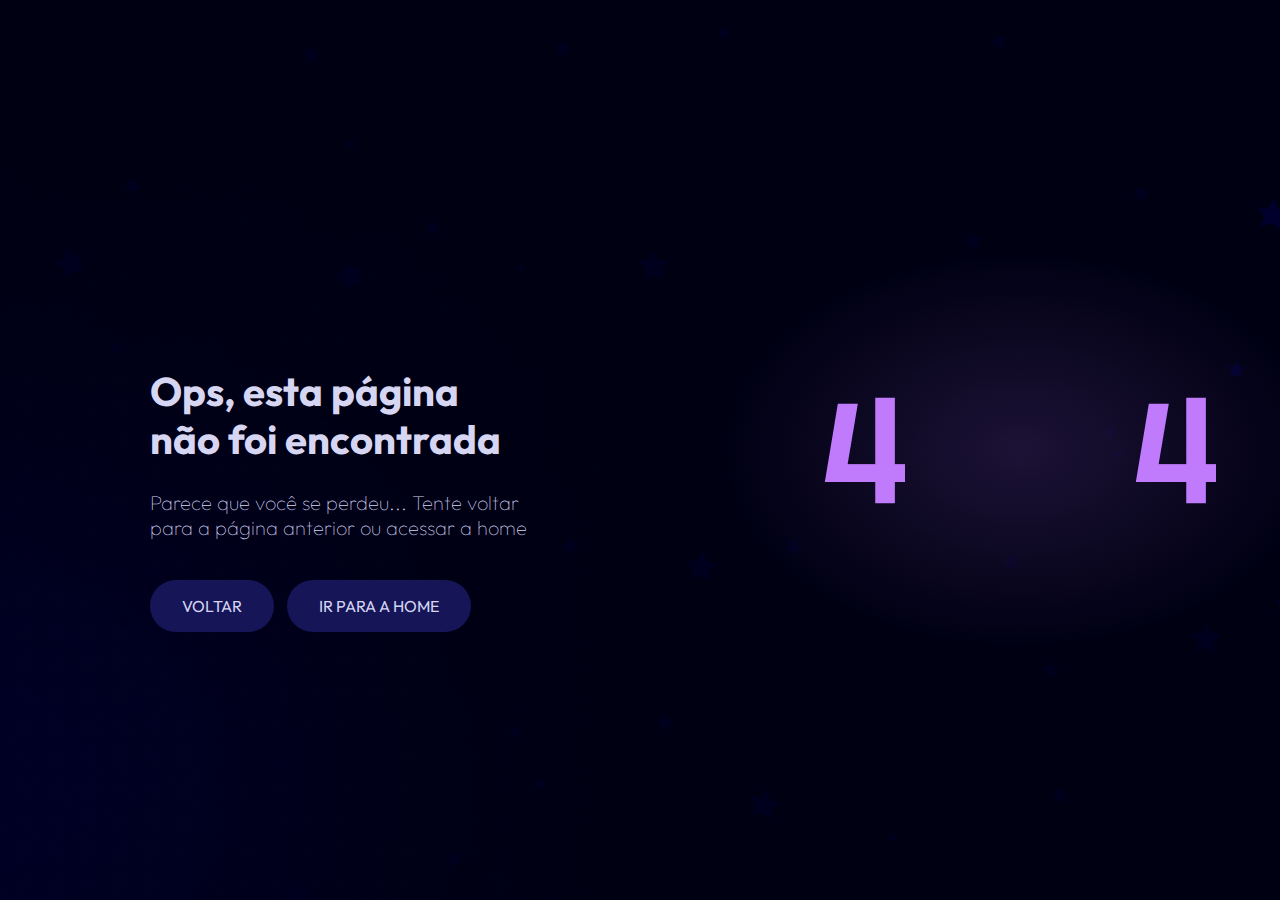
<file: D1/index.html>
<!DOCTYPE html>
<html lang="en">
  <head>
    <meta charset="UTF-8" />
    <meta name="viewport" content="width=device-width, initial-scale=1.0" />
    <title>Erro</title>
    <link rel="preconnect" href="https://fonts.googleapis.com">
    <link rel="preconnect" href="https://fonts.gstatic.com" crossorigin>
    <link href="https://fonts.googleapis.com/css2?family=Outfit:wght@100;300;500;700&family=Roboto:wght@700&display=swap" rel="stylesheet">
    <link rel="stylesheet" href="D1-style.css" />
  </head>
  <body>
    
    <main>
      <div class="conteudo">
        <h1>Ops, esta página não foi encontrada</h1>
        <p>
          Parece que você se perdeu... Tente voltar para a página anterior ou
          acessar a home
        </p>
        <button>voltar</button>
        <button>ir para a home</button>
    </div>

    <figure class="imagem">   
        <img src="4.png" alt="Numero 4" />
        <iframe src="https://lottie.host/?file=ab7a5c4d-d0de-4877-be5e-8cffedab2bf1/f7kJBYBWYz.json"></iframe>
        <img src="4.png" alt="Numero 4" />
    </figure>

    </main>
  </body>
</html>
</file>
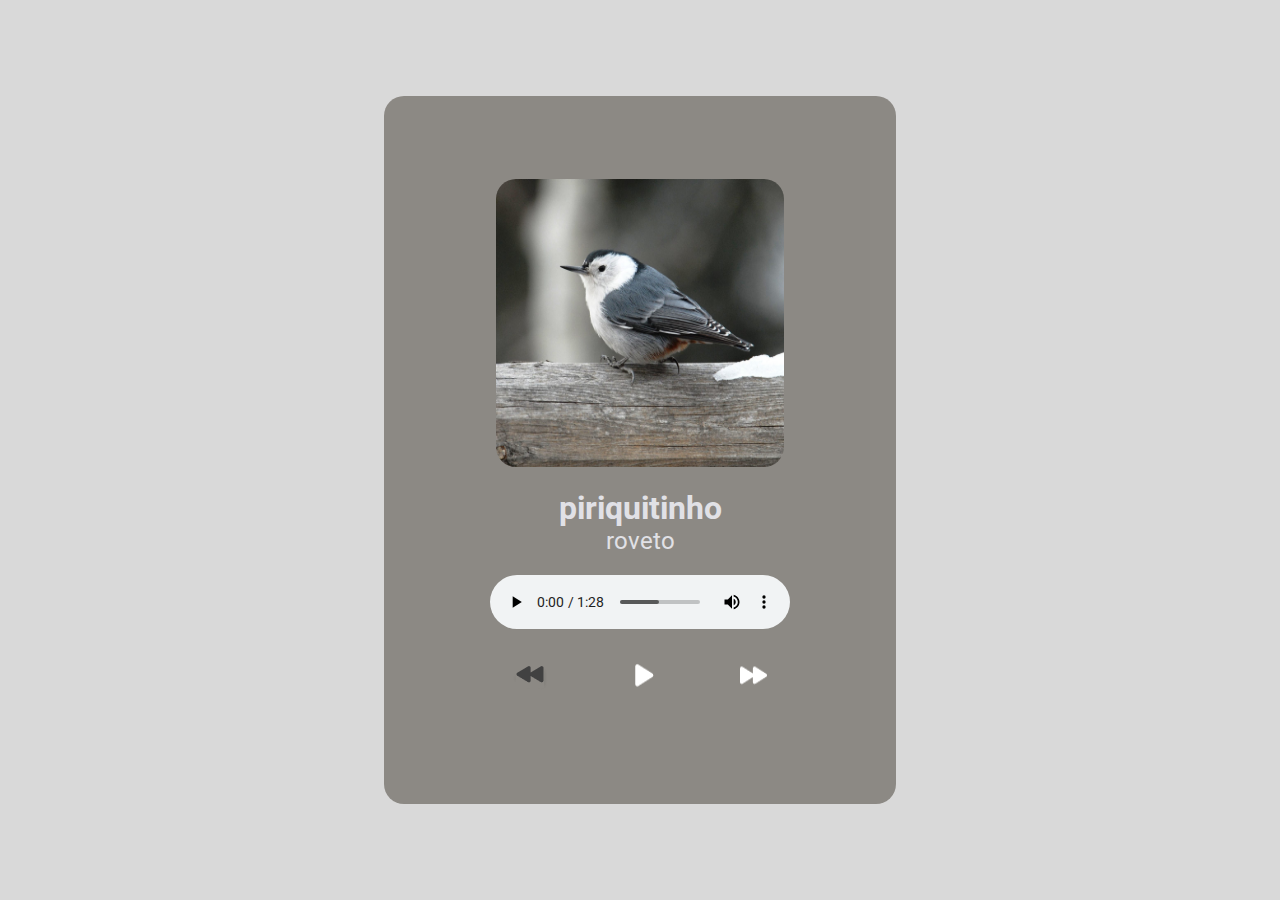
<file: D2/index.html>
<!DOCTYPE html>
<html lang="en">
<head>
    <meta charset="UTF-8">
    <meta name="viewport" content="width=device-width, initial-scale=1.0">
    <title>Document</title>
    <link rel="preconnect" href="https://fonts.googleapis.com">
    <link rel="preconnect" href="https://fonts.gstatic.com" crossorigin>
    <link href="https://fonts.googleapis.com/css2?family=Roboto:wght@100;300;400;500;700;900&family=Titillium+Web:ital,wght@0,200;0,300;0,400;0,600;0,700;1,200&display=swap" rel="stylesheet">
    <link rel="stylesheet" href="D2-app.css">
</head>
<body>
    <div class="container">
        <img class="capa" src="">
        <div class="legenda">
            <h1 class="nomeMusica"></h1>
            <h2 class="autorMusica"></h2>
        </div>
        <audio src="" class="musica" controls ></audio>
        <div class="botões">
            <img src="play-back (2).png" class="back">
            <img src="play.png" class="playPause">
            <img src="play-forward.png" class="next">
        </div>
    </div>
    <script src="D2-script.js"></script>
</body>
</html>
</file>
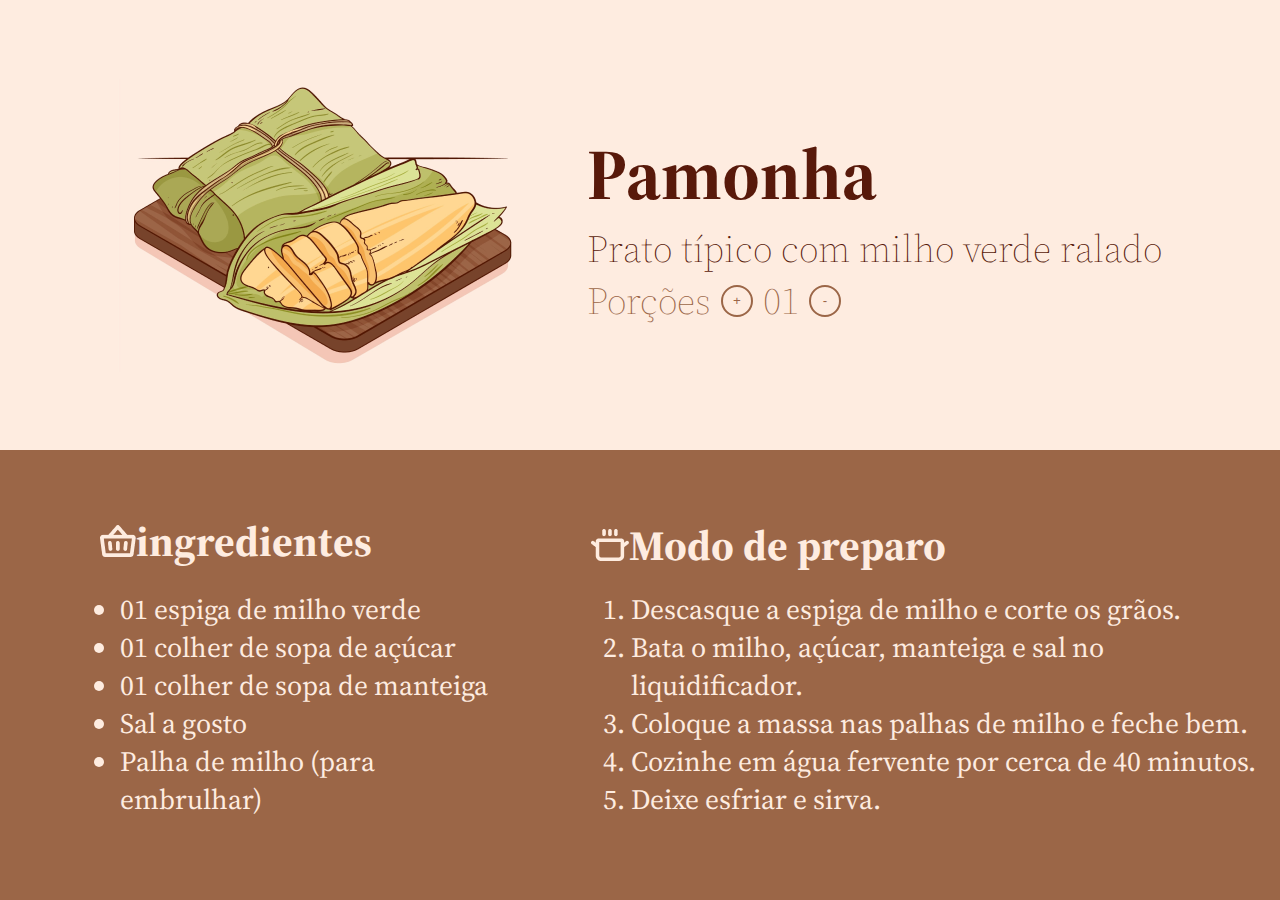
<file: D3/index.html>
<!DOCTYPE html>
<html lang="en">
<head>
    <meta charset="UTF-8">
    <meta name="viewport" content="width=device-width, initial-scale=1.0">
    <title>Festa Junina</title>
    <link rel="stylesheet" href="D3-style.css">
    <link rel="preconnect" href="https://fonts.googleapis.com">
    <link rel="preconnect" href="https://fonts.gstatic.com" crossorigin>
    <link href="https://fonts.googleapis.com/css2?family=Source+Serif+4:opsz,wght@8..60,400;8..60,700&display=swap" rel="stylesheet">
</head>
<body>
    <div class="cima">
        <section class="conteudo_cima">
            <img src="pamonha.png" alt="pamonha">
            <div class="texto_pamonha">
                <h1>Pamonha</h1>
                <p>Prato típico com milho verde ralado</p>
                <div class="porções">
                    <p>Porções</p>
                    <button class="botao_mais">+</button>
                    <p class="valor_porção">01</p>
                    <button class="botao_menos">-</button>
                </div>
            </div>
        </section>            
        </div>
    </div>
    
    <div class="baixo">
        <section class="conteudo_baixo">
            <div class="conteudo_esquerda">
                <div class="titulo">
                    <img src="ingredientes.png" alt="">
                    <h2>ingredientes</h2>
                </div>
                <ul>
                    <li><span class="quantidade">01</span> <span class="pluralSingularEspiga">espiga</span> de milho verde</li>
                    <li><span class="quantidade">01</span> <span class="pluralSingularColher">colher</span> de sopa de açúcar</li>
                    <li><span class="quantidade">01</span> <span class="pluralSingularColher">colher</span> de sopa de manteiga</li>
                    <li>Sal a gosto</li>
                    <li>Palha de milho (para embrulhar)</li>
                </ul>
            </div>
            <div class="conteudo_direita">
                <div class="titulo">
                    <img src="preparo.png" alt="">
                    <h2>Modo de preparo</h2>
                </div>
                <ol>
                    <li>Descasque a espiga de milho e corte os grãos.</li>
                    <li>Bata o milho, açúcar, manteiga e sal no liquidificador.</li>
                    <li>Coloque a massa nas palhas de milho e feche bem.</li>
                    <li>Cozinhe em água fervente por cerca de 40 minutos.</li>
                    <li>Deixe esfriar e sirva.</li>
                </ol>
            </div>
        </section>
    </div>
    <script src="D3-script.js"></script>

</body>
</html>
</file>
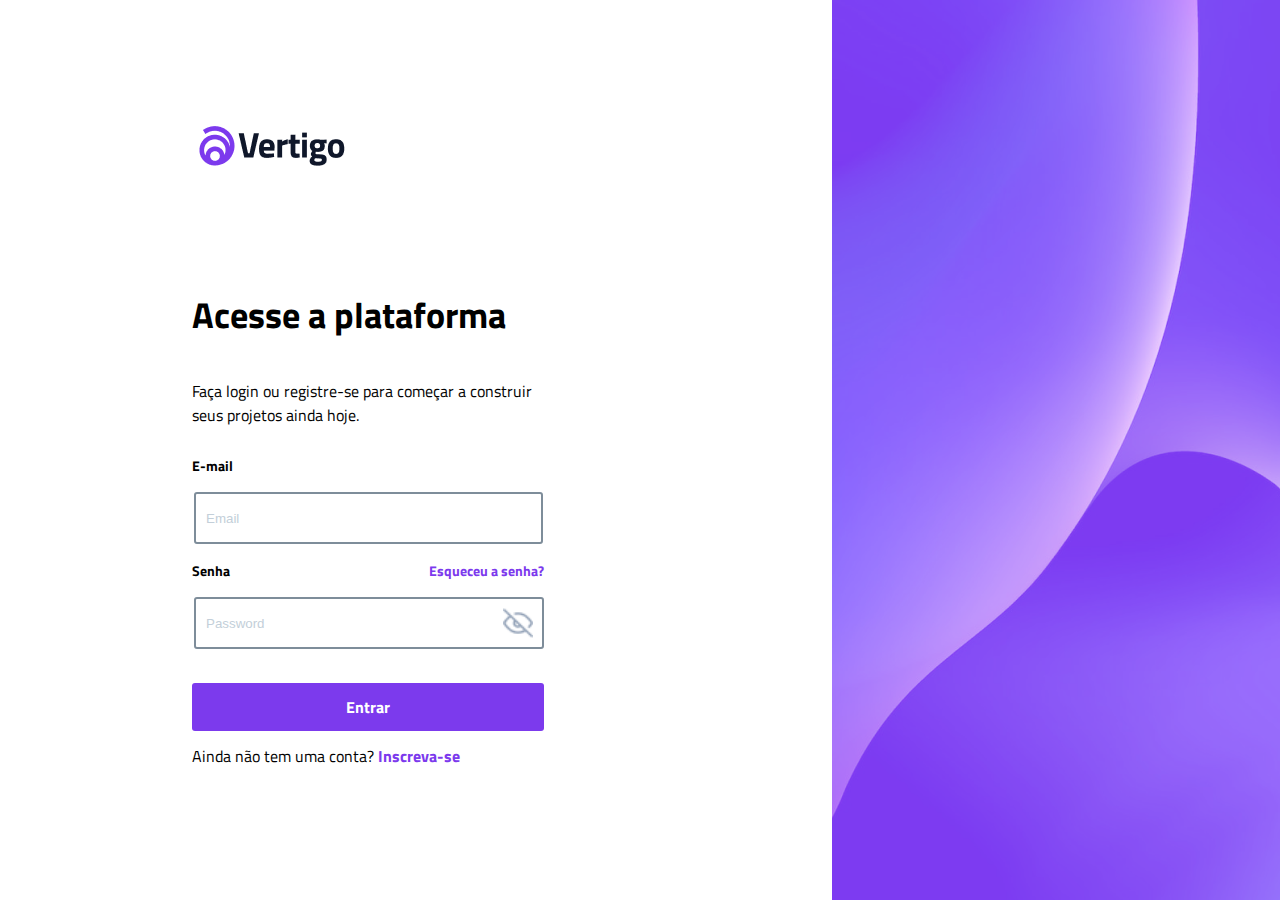
<file: D4/index.html>
<!DOCTYPE html>
<html lang="en">
  <head>
    <meta charset="UTF-8" />
    <meta name="viewport" content="width=device-width, initial-scale=1.0" />
    <title>Document</title>
    <link rel="preconnect" href="https://fonts.googleapis.com">
    <link rel="preconnect" href="https://fonts.gstatic.com" crossorigin>
    <link href="https://fonts.googleapis.com/css2?family=Titillium+Web:ital,wght@0,200;0,300;0,400;0,600;0,700;1,200&display=swap" rel="stylesheet">
    <link rel="stylesheet" href="D4-app.css">
</head>
  <body>
    <div class="metade1">
      <div class="logo">
        <img src="logo.png" alt="logo" />
      </div>

      <div class="infos">
        <div class="text">
          <h1>Acesse a plataforma</h1>
          <h2>
            Faça login ou registre-se para começar a construir seus projetos
            ainda hoje.
          </h2>
        </div>

        <form action="D4-pos_login.html" class="info">
          <div class="inputs">
            <div class="emailnputs">
            <h3>E-mail</h3>
            <input
              class="username"
              type="text"
              name="Username"
              placeholder="Email"
            />
        </div>
            <div class="senhaInputs">
                <div class="senhaEsqueceu">
                    <h3>Senha</h3>
                    <a><h3>Esqueceu a senha?</h3></a>
                </div>
            <div class="senha_container">
            <input
              class="password"
              type="password"
              name="password"
              placeholder="Password"
            />
            <img src="eye-off.png" class="verSenha">
            </div>
          </div>
        </div>
          <button>Entrar</button>
        </form>
        <h2>Ainda não tem uma conta? <a id="insc">Inscreva-se</a></h2>
      </div>
    </div>

    <div class="metade2"></div>
    <script src="D4-script.js"></script>
  </body>
</html>
</file>
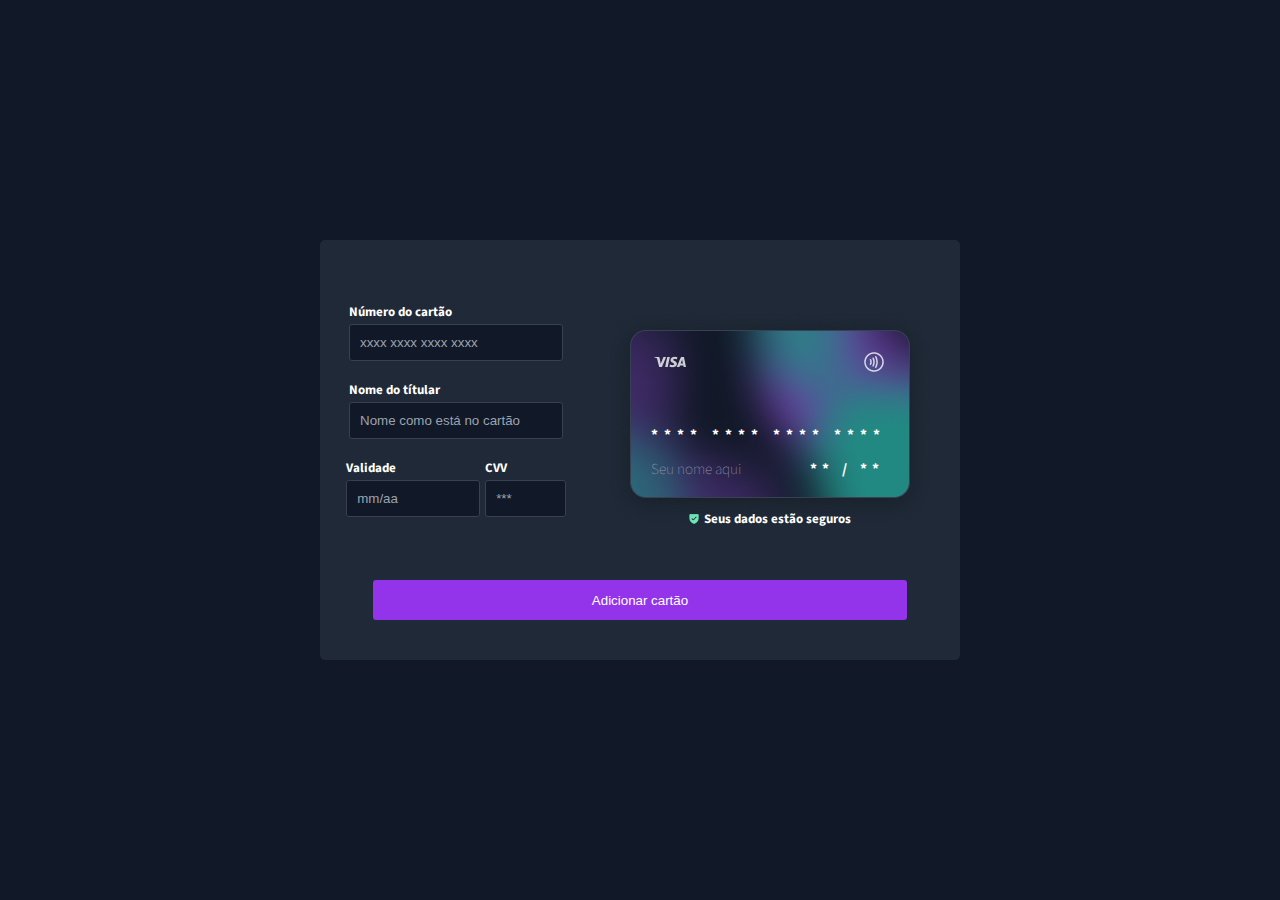
<file: D5/index.html>
<!DOCTYPE html>
<html lang="en">
<head>
    <meta charset="UTF-8">
    <meta name="viewport" content="width=device-width, initial-scale=1.0">
    <title>Document</title>
    <link rel="stylesheet" href="D5-app.css">
    <link rel="preconnect" href="https://fonts.googleapis.com">
    <link rel="preconnect" href="https://fonts.gstatic.com" crossorigin>
    <link href="https://fonts.googleapis.com/css2?family=Source+Sans+3:wght@400;500;600;700&display=swap" rel="stylesheet">
</head>
<body>
    <form action="D5-cartao_adicionado.html" class="container">
        <div class="card_all">
            <div class="info">
                <div class="cardNumber">
                    <h1>Número do cartão</h1>
                    <input
                    class="input_num"
                    type="text"
                    inputmode="numeric"
                    autocomplete="cc-number"
                    maxlength="16"
                    placeholder="xxxx xxxx xxxx xxxx"
                    />
                </div>
                <div class = titularName>
                    <h1>Nome do títular</h1>
                    <input class="input_nome" 
                    type="text" 
                    placeholder="Nome como está no cartão"
                    maxlength="26"
                    />
                </div>
                <div class = validadeCVV>
                    <div class="expire">
                        <h1>Validade</h1>
                        <input class="input_val"  
                        type="text" 
                        placeholder="mm/aa"
                        maxlength="4"
                        />
                    </div>
                    <div class="CVV">
                        <h1>CVV</h1>
                        <input class="input_cvv"
                         type="text" 
                         maxlength="3"
                         placeholder="***">
                    </div>
                </div>
            </div>
            <div class="card">
                <div class="card_inside">
                    <img src="cartao_front.png" id="card_png">
                    <h3 class="num_dinamicos"> ****  ****  ****  ****</h3>
                    <h3 class="nome_dinamico"> Seu nome aqui</h3>
                    <h3 class="val_dinamica"> ** / **</h3>
                    
                </div>
                <div class = "legenda"> 
                    <img src="check.png" id="check_png">
                    <h1>Seus dados estão seguros</h1>
                </div>
                
            </div>
        </div>
        <button>Adicionar cartão</button>
    </form>

    <script src="D5-script.js"></script>
</body>
</html>
</file>
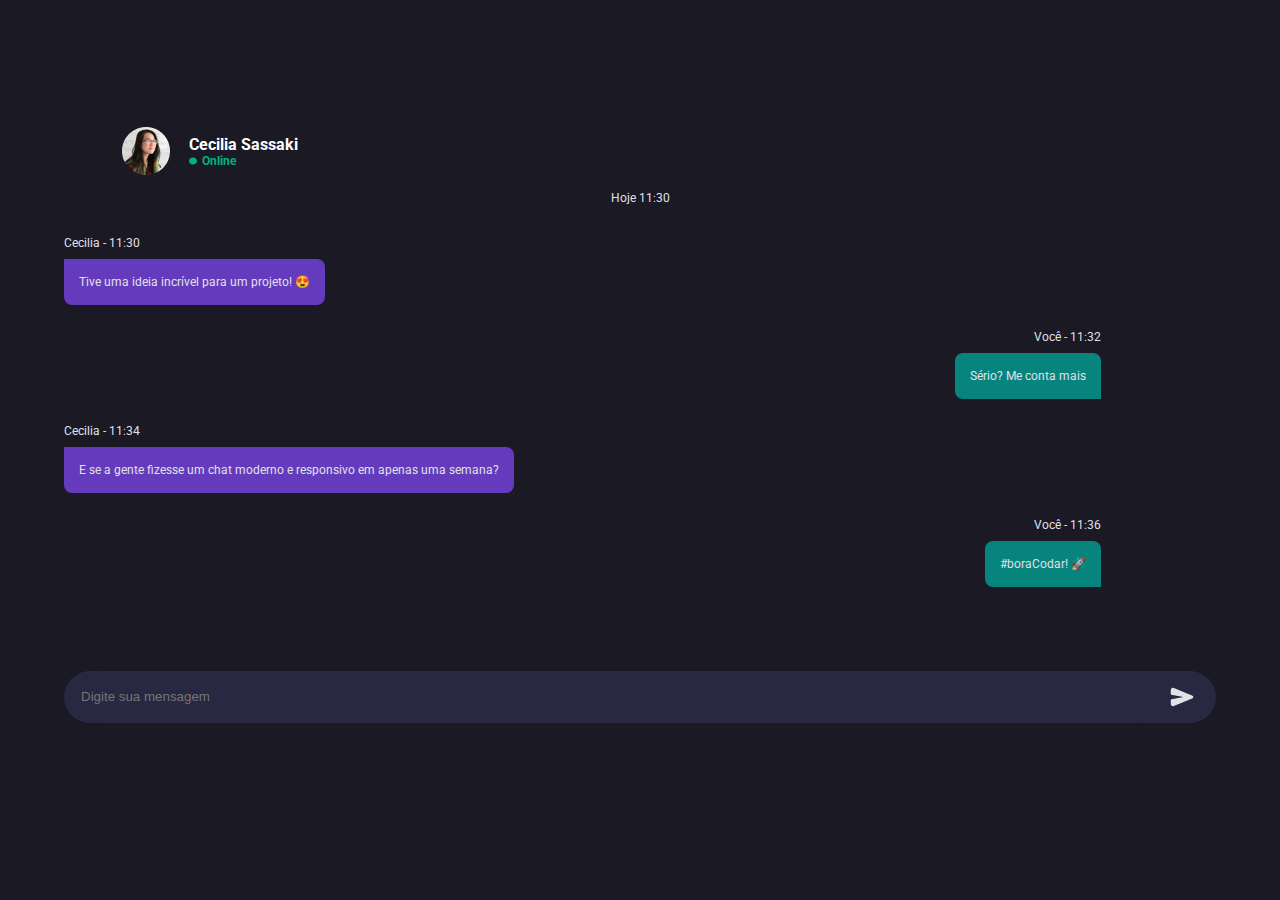
<file: D6/index.html>
<!DOCTYPE html>
<html lang="en">
<head>
    <meta charset="UTF-8">
    <meta name="viewport" content="width=device-width, initial-scale=1.0">
    <title>Document</title>
    <link rel="preconnect" href="https://fonts.googleapis.com">
    <link rel="preconnect" href="https://fonts.gstatic.com" crossorigin>
    <link href="https://fonts.googleapis.com/css2?family=Oswald:wght@200;300;400;500;600;700&family=Roboto:ital,wght@0,100;0,400;0,500;0,700;0,900;1,100;1,300&family=Source+Serif+4:opsz,wght@8..60,400;8..60,700&display=swap" rel="stylesheet">

    <link rel="stylesheet" href="D6-app.css">

</head>
<body>
    <header class="cabeçalho">
        <div class="perfil">
            <img src="Foto.png" alt="">
            <div class="nome-online">
                <h1 id="cecilia">Cecilia Sassaki</h1>
                <div class="online">
                    <img src="Ellipse 1.png" alt="">
                    <h2 id="online">Online</h2>
                </div>
            </div>
        </div>
    </header>


    <h4>Hoje 11:30</h3>
        <div class="chat-container">
        <div class="container-conversa-cecilia">
            <div class="conversa-cecilia">
                <h4 id="data">Cecilia - 11:30</h4>
                <div class="fala-cecilia">
                    <h4 id="conversa">Tive uma ideia incrível para um projeto! &#128525</h4>
                </div>
            </div>
        </div>

        <div class="container-conversa-você">
            <div class="conversa-você">
                <h4 id="data">Você - 11:32</h4>
                <div class="fala-você">
                    <h4 id="conversa">Sério? Me conta mais</h4>
                </div>
            </div>
        </div>

        <div class="container-conversa-cecilia">
            <div class="conversa-cecilia">
                <h4 id="data">Cecilia - 11:34</h4>
                <div class="fala-cecilia">
                    <h4 id="conversa">E se a gente fizesse um chat moderno e responsivo em apenas uma semana?</h4>
                </div>
            </div>
        </div>

        <div class="container-conversa-você">
            <div class="conversa-você">
                <h4 id="data">Você - 11:36</h4>
                <div class="fala-você">
                    <h4 id="conversa">#boraCodar! &#128640</h4>
                </div>
            </div>
        </div>
        
    </div>
    
    <div class="user-input">
        <input  class="input_text" type="text" placeholder="Digite sua mensagem">
        <div class = "botão-enviar">
            <img src="enviar.png" alt="">
        </div>
    </div>
<!-- </div> -->

    <script src="D6-script.js"></script>

</body>
</html>
</file>
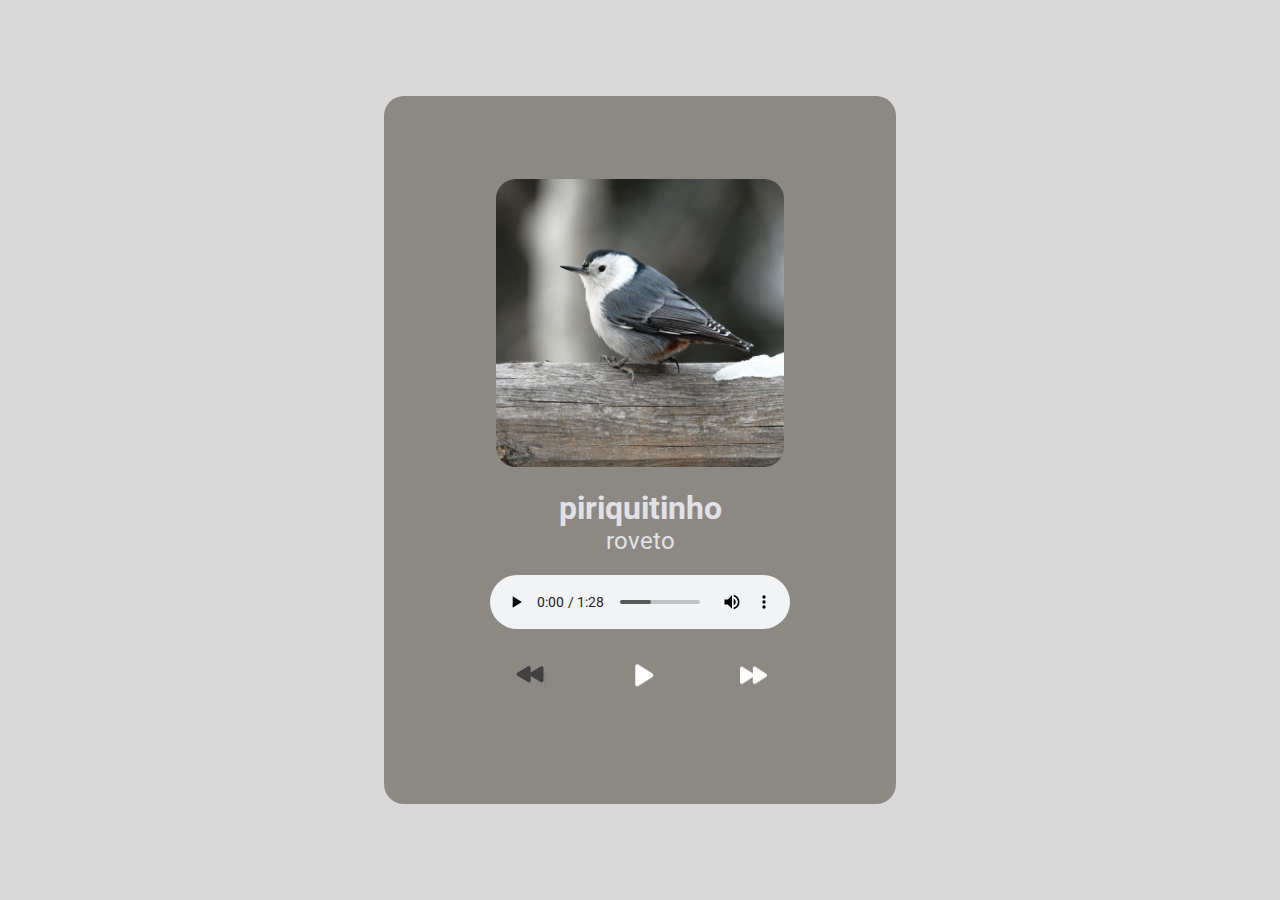
<file: D2/D2-index.html>
<!DOCTYPE html>
<html lang="en">
<head>
    <meta charset="UTF-8">
    <meta name="viewport" content="width=device-width, initial-scale=1.0">
    <title>Document</title>
    <link rel="preconnect" href="https://fonts.googleapis.com">
    <link rel="preconnect" href="https://fonts.gstatic.com" crossorigin>
    <link href="https://fonts.googleapis.com/css2?family=Roboto:wght@100;300;400;500;700;900&family=Titillium+Web:ital,wght@0,200;0,300;0,400;0,600;0,700;1,200&display=swap" rel="stylesheet">
    <link rel="stylesheet" href="D2-app.css">
</head>
<body>
    <div class="container">
        <img class="capa" src="">
        <div class="legenda">
            <h1 class="nomeMusica"></h1>
            <h2 class="autorMusica"></h2>
        </div>
        <audio src="" class="musica" controls ></audio>
        <div class="botões">
            <img src="play-back (2).png" class="back">
            <img src="play.png" class="playPause">
            <img src="play-forward.png" class="next">
        </div>
    </div>
    <script src="D2-script.js"></script>
</body>
</html>
</file>
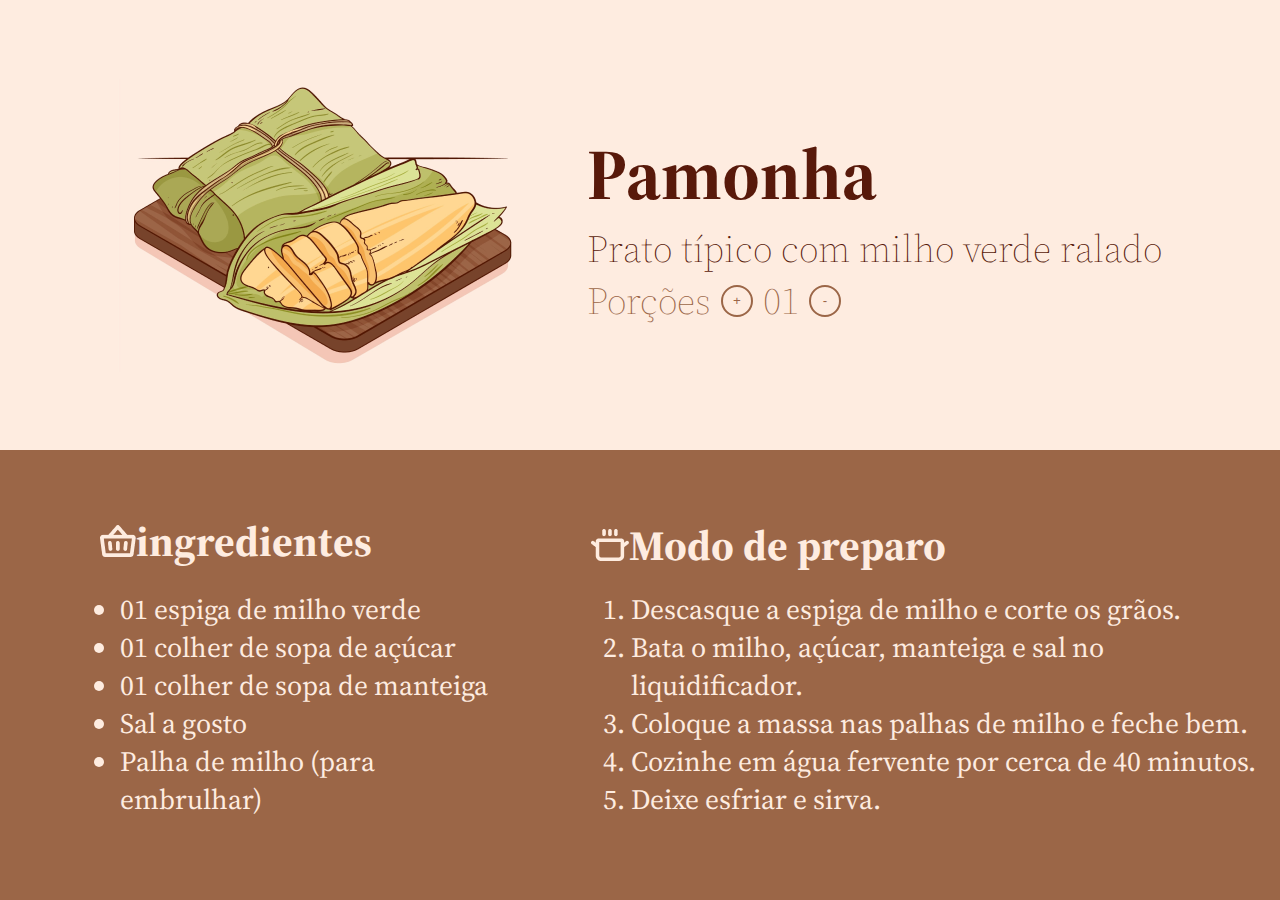
<file: D3/D3-index.html>
<!DOCTYPE html>
<html lang="en">
<head>
    <meta charset="UTF-8">
    <meta name="viewport" content="width=device-width, initial-scale=1.0">
    <title>Festa Junina</title>
    <link rel="stylesheet" href="D3-style.css">
    <link rel="preconnect" href="https://fonts.googleapis.com">
    <link rel="preconnect" href="https://fonts.gstatic.com" crossorigin>
    <link href="https://fonts.googleapis.com/css2?family=Source+Serif+4:opsz,wght@8..60,400;8..60,700&display=swap" rel="stylesheet">
</head>
<body>
    <div class="cima">
        <section class="conteudo_cima">
            <img src="pamonha.png" alt="pamonha">
            <div class="texto_pamonha">
                <h1>Pamonha</h1>
                <p>Prato típico com milho verde ralado</p>
                <div class="porções">
                    <p>Porções</p>
                    <button class="botao_mais">+</button>
                    <p class="valor_porção">01</p>
                    <button class="botao_menos">-</button>
                </div>
            </div>
        </section>            
        </div>
    </div>
    
    <div class="baixo">
        <section class="conteudo_baixo">
            <div class="conteudo_esquerda">
                <div class="titulo">
                    <img src="ingredientes.png" alt="">
                    <h2>ingredientes</h2>
                </div>
                <ul>
                    <li><span class="quantidade">01</span> <span class="pluralSingularEspiga">espiga</span> de milho verde</li>
                    <li><span class="quantidade">01</span> <span class="pluralSingularColher">colher</span> de sopa de açúcar</li>
                    <li><span class="quantidade">01</span> <span class="pluralSingularColher">colher</span> de sopa de manteiga</li>
                    <li>Sal a gosto</li>
                    <li>Palha de milho (para embrulhar)</li>
                </ul>
            </div>
            <div class="conteudo_direita">
                <div class="titulo">
                    <img src="preparo.png" alt="">
                    <h2>Modo de preparo</h2>
                </div>
                <ol>
                    <li>Descasque a espiga de milho e corte os grãos.</li>
                    <li>Bata o milho, açúcar, manteiga e sal no liquidificador.</li>
                    <li>Coloque a massa nas palhas de milho e feche bem.</li>
                    <li>Cozinhe em água fervente por cerca de 40 minutos.</li>
                    <li>Deixe esfriar e sirva.</li>
                </ol>
            </div>
        </section>
    </div>
    <script src="D3-script.js"></script>

</body>
</html>
</file>
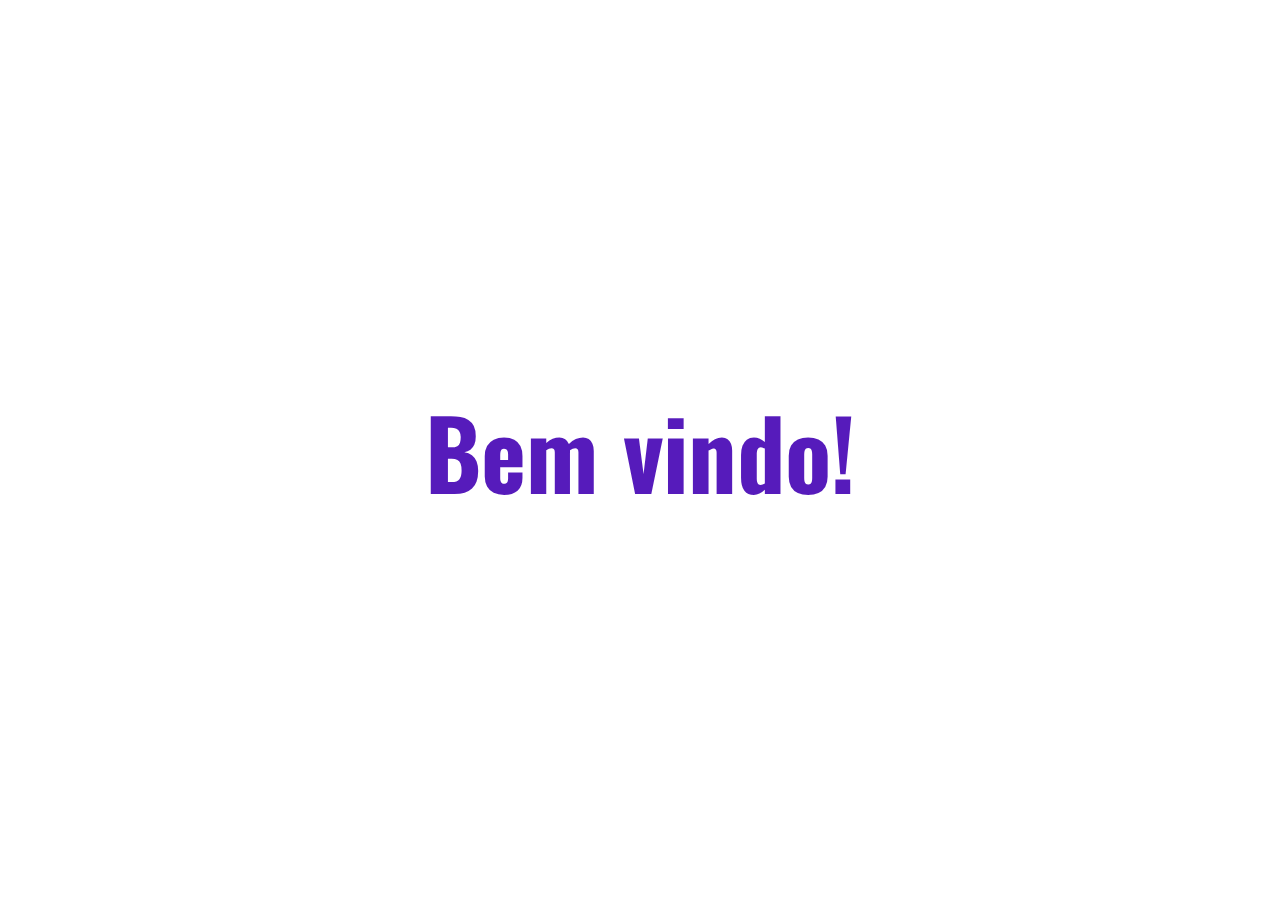
<file: D4/D4-pos_login.html>
<!DOCTYPE html>
<html lang="en">
<head>
    <meta charset="UTF-8">
    <meta name="viewport" content="width=device-width, initial-scale=1.0">
    <title>Document</title>
    <link rel="stylesheet" href="D4-app2.css">
    <link rel="preconnect" href="https://fonts.googleapis.com">
    <link rel="preconnect" href="https://fonts.gstatic.com" crossorigin>
    <link href="https://fonts.googleapis.com/css2?family=Oswald:wght@200;300;400;500;600;700&family=Source+Serif+4:opsz,wght@8..60,400;8..60,700&display=swap" rel="stylesheet">

</head>

<body>
    <h1>Bem vindo!</h1>
</body>
</html>
</file>
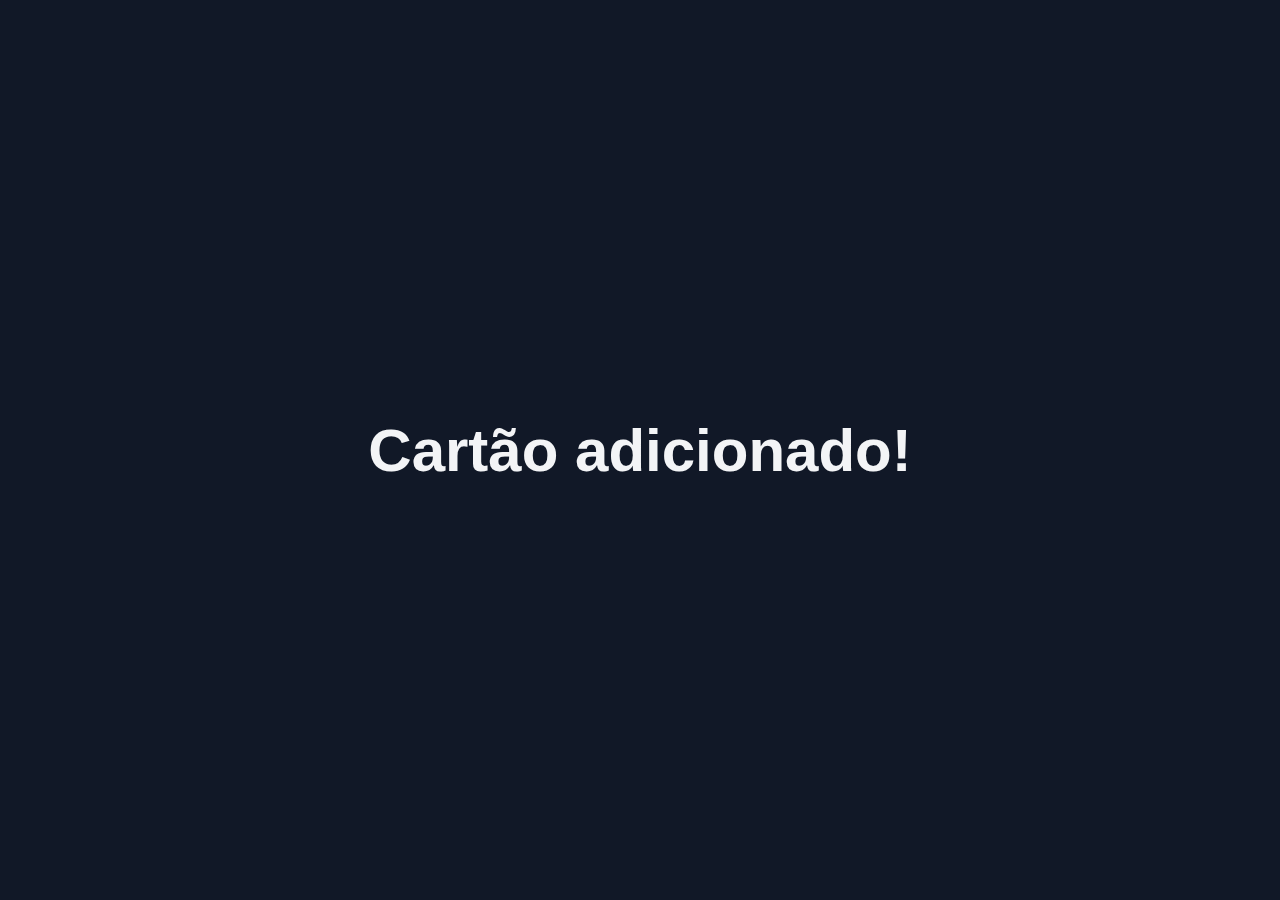
<file: D5/D5-cartao_adicionado.html>
<!DOCTYPE html>
<html lang="en">
<head>
    <meta charset="UTF-8">
    <meta name="viewport" content="width=device-width, initial-scale=1.0">
    <title>Document</title>
    <link rel="stylesheet" href="D5-app2.css">
</head>
<body>
    <h1>Cartão adicionado!</h1>
    
</body>
</html>
</file>
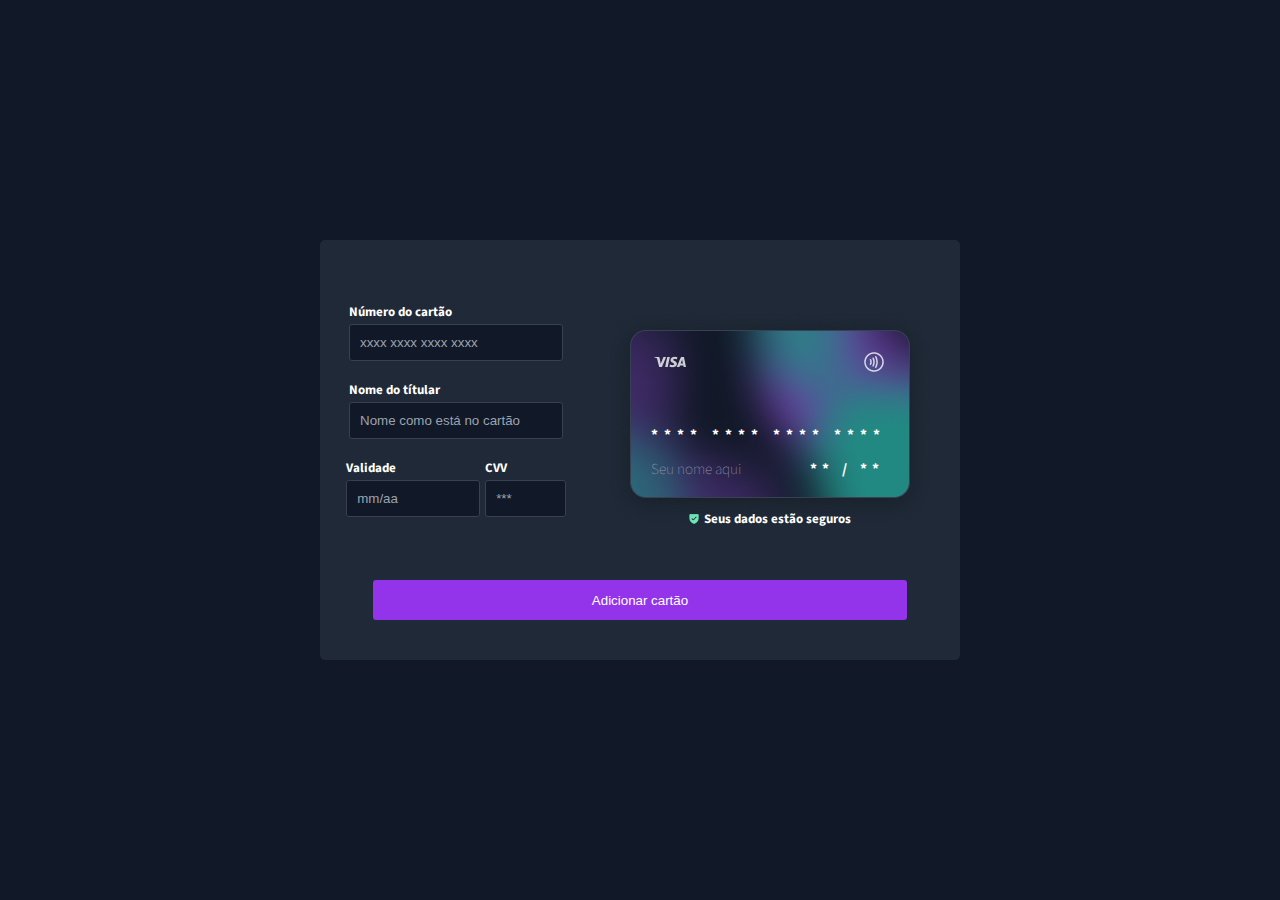
<file: D5/D5-index.html>
<!DOCTYPE html>
<html lang="en">
<head>
    <meta charset="UTF-8">
    <meta name="viewport" content="width=device-width, initial-scale=1.0">
    <title>Document</title>
    <link rel="stylesheet" href="D5-app.css">
    <link rel="preconnect" href="https://fonts.googleapis.com">
    <link rel="preconnect" href="https://fonts.gstatic.com" crossorigin>
    <link href="https://fonts.googleapis.com/css2?family=Source+Sans+3:wght@400;500;600;700&display=swap" rel="stylesheet">
</head>
<body>
    <form action="D5-cartao_adicionado.html" class="container">
        <div class="card_all">
            <div class="info">
                <div class="cardNumber">
                    <h1>Número do cartão</h1>
                    <input
                    class="input_num"
                    type="text"
                    inputmode="numeric"
                    autocomplete="cc-number"
                    maxlength="16"
                    placeholder="xxxx xxxx xxxx xxxx"
                    />
                </div>
                <div class = titularName>
                    <h1>Nome do títular</h1>
                    <input class="input_nome" 
                    type="text" 
                    placeholder="Nome como está no cartão"
                    maxlength="26"
                    />
                </div>
                <div class = validadeCVV>
                    <div class="expire">
                        <h1>Validade</h1>
                        <input class="input_val"  
                        type="text" 
                        placeholder="mm/aa"
                        maxlength="4"
                        />
                    </div>
                    <div class="CVV">
                        <h1>CVV</h1>
                        <input class="input_cvv"
                         type="text" 
                         maxlength="3"
                         placeholder="***">
                    </div>
                </div>
            </div>
            <div class="card">
                <div class="card_inside">
                    <img src="cartao_front.png" id="card_png">
                    <h3 class="num_dinamicos"> ****  ****  ****  ****</h3>
                    <h3 class="nome_dinamico"> Seu nome aqui</h3>
                    <h3 class="val_dinamica"> ** / **</h3>
                    
                </div>
                <div class = "legenda"> 
                    <img src="check.png" id="check_png">
                    <h1>Seus dados estão seguros</h1>
                </div>
                
            </div>
        </div>
        <button>Adicionar cartão</button>
    </form>

    <script src="D5-script.js"></script>
</body>
</html>
</file>
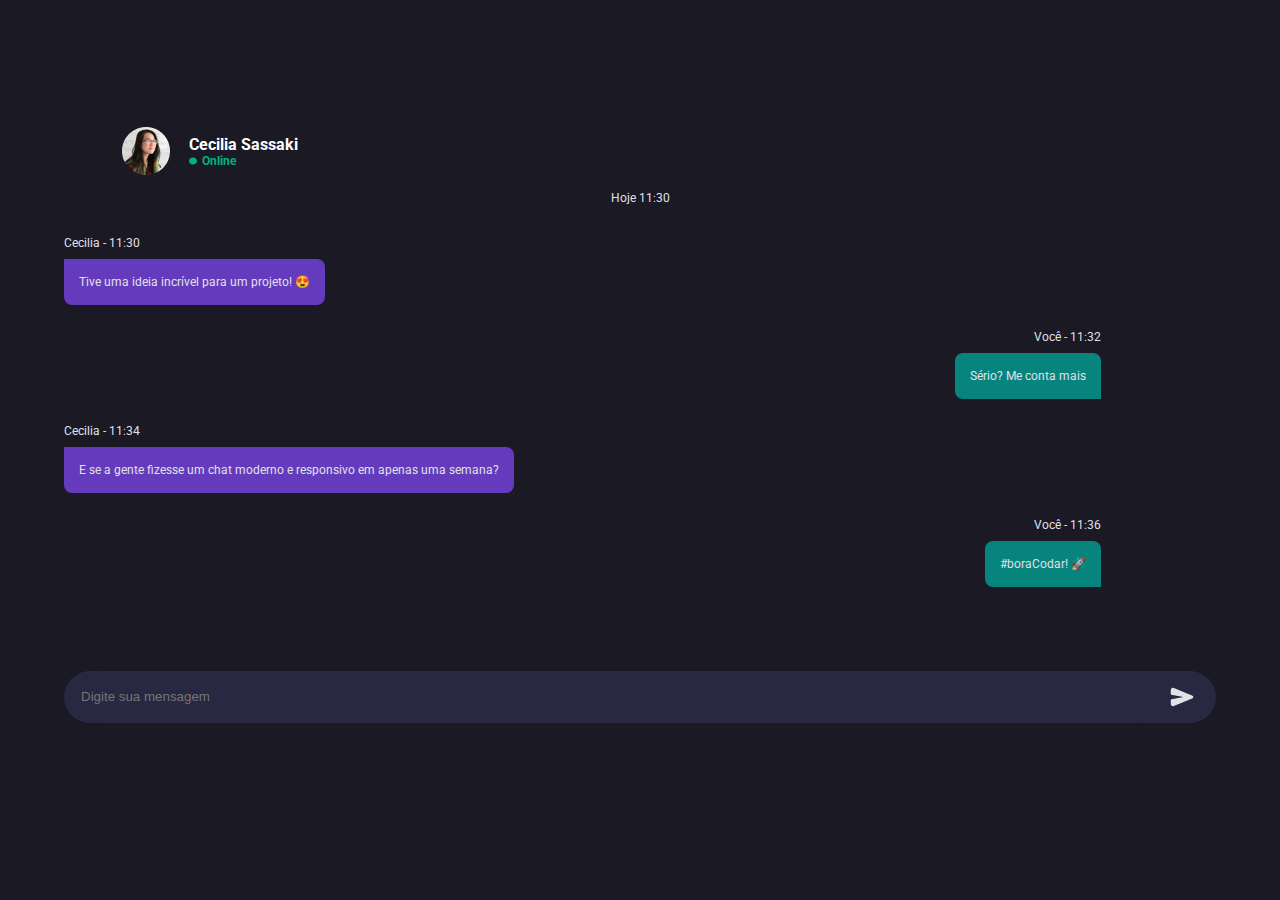
<file: D6/D6-index.html>
<!DOCTYPE html>
<html lang="en">
<head>
    <meta charset="UTF-8">
    <meta name="viewport" content="width=device-width, initial-scale=1.0">
    <title>Document</title>
    <link rel="preconnect" href="https://fonts.googleapis.com">
    <link rel="preconnect" href="https://fonts.gstatic.com" crossorigin>
    <link href="https://fonts.googleapis.com/css2?family=Oswald:wght@200;300;400;500;600;700&family=Roboto:ital,wght@0,100;0,400;0,500;0,700;0,900;1,100;1,300&family=Source+Serif+4:opsz,wght@8..60,400;8..60,700&display=swap" rel="stylesheet">

    <link rel="stylesheet" href="D6-app.css">

</head>
<body>
    <header class="cabeçalho">
        <div class="perfil">
            <img src="Foto.png" alt="">
            <div class="nome-online">
                <h1 id="cecilia">Cecilia Sassaki</h1>
                <div class="online">
                    <img src="Ellipse 1.png" alt="">
                    <h2 id="online">Online</h2>
                </div>
            </div>
        </div>
    </header>


    <h4>Hoje 11:30</h3>
        <div class="chat-container">
        <div class="container-conversa-cecilia">
            <div class="conversa-cecilia">
                <h4 id="data">Cecilia - 11:30</h4>
                <div class="fala-cecilia">
                    <h4 id="conversa">Tive uma ideia incrível para um projeto! &#128525</h4>
                </div>
            </div>
        </div>

        <div class="container-conversa-você">
            <div class="conversa-você">
                <h4 id="data">Você - 11:32</h4>
                <div class="fala-você">
                    <h4 id="conversa">Sério? Me conta mais</h4>
                </div>
            </div>
        </div>

        <div class="container-conversa-cecilia">
            <div class="conversa-cecilia">
                <h4 id="data">Cecilia - 11:34</h4>
                <div class="fala-cecilia">
                    <h4 id="conversa">E se a gente fizesse um chat moderno e responsivo em apenas uma semana?</h4>
                </div>
            </div>
        </div>

        <div class="container-conversa-você">
            <div class="conversa-você">
                <h4 id="data">Você - 11:36</h4>
                <div class="fala-você">
                    <h4 id="conversa">#boraCodar! &#128640</h4>
                </div>
            </div>
        </div>
        
    </div>
    
    <div class="user-input">
        <input  class="input_text" type="text" placeholder="Digite sua mensagem">
        <div class = "botão-enviar">
            <img src="enviar.png" alt="">
        </div>
    </div>
<!-- </div> -->

    <script src="D6-script.js"></script>

</body>
</html>
</file>
<file: D1/D1-style.css>
body,html{
    width: 100%;
    height: 100%;
    margin: 0;
    background-image: url("Background.png");
    font-family: 'Outfit';
    display: flex;
    align-items: center;
    justify-content: space-evenly;
}

main{
    display: flex;
    align-items: center;
    justify-content: center;
    flex-direction: row;
}

iframe{
    border: none;
    width: 230px;
    height: 230px;
    padding: 0%;
}

.conteudo{
    width: 380px;
    height: 220px;
    margin: 150px;
    color: #D6D6F2;
}

.imagem{
    width: 600px;
    height: 400px;
    display: flex;
    align-items: center;
    justify-content: center;
    flex-direction: row;
    background: radial-gradient(ellipse at center, rgb(191, 123, 251, 0.15) 0%, transparent 70%);
}

button{
    border-radius: 30px;
    background-color: #151557;
    border: none;
    color: #D6D6F2;
    padding: 1em 2em;
    font-size: 1em;
    transition: all 0.25s;
    margin-top: 20px;
    margin-right: 10px;
    font-family: 'Outfit';
    text-transform: uppercase ;
}

button:hover{
    background-color: #212187;
    cursor: pointer;
}

h1{
    font-size: 40px;
    line-height: 120%;
    font-weight: bold;
}

p{
    font-size: 20px;
    font-weight:lighter;
}

@media (max-width:1050px) {
    body{
        justify-content: center;
    }

	main{
        flex-direction: column;
        align-items: center;
        justify-content: center;
    
    }

    .conteudo{
        display: flex;
        flex-direction: column;
        align-items: center;
        justify-content: center;
        width: 100%;
        height: 80%;
        margin: 0;
        /* margin-left: 20%; */

    }

    .imagem{
        margin-left: 0;
        margin-right: 0;
        width: 20%;

        height: 50%;
        /* margin-left: 20%; */

    }
    .numero{
        width: 20%;
    }
}

@media (max-width:420px) {
    .imagem{
        display: none;
    }
    .conteudo{
        width: 50%;
    }
}
</file>
<file: D2/D2-app.css>
html,body{
    width: 100%;
    height: 100%;
    display: flex;
    flex-direction: column;
    align-items: center;
    justify-content: center;
    background-color: rgba(15, 13, 19, 1);
    color: #E1E1E6;
    font-family: 'Roboto', sans-serif;
    background-color: #D9D9D9;


}

.container{
    width: 40%;
    height: 80%;
    display: flex;
    flex-direction: column;
    justify-content: center;
    align-items: center;
    background-color: #8C8984;
    border-radius: 20px;
}

.capa{
    width: 18em;
    height: 18em;
    border-radius: 20px;

}

.nomeMusica{
    margin-bottom: 0px;
    font-weight: bold;
}

.autorMusica{
    margin-top: 0px;
    font-weight: 400;
}
.legenda{
    display: flex;
    flex-direction: column;
    justify-content: center;
    align-items: center;
}

.botões{
    margin-top: 30px;
    margin-bottom: 30px;
    width: 16em;
    display: flex;
    flex-direction: row;
    justify-content: space-between;
}

.playPause, .next{
    cursor: pointer;
}

@media (max-width:900px) {
    .container{
        width: 60%;
    }
    .capa{
        width: 9em;
        height: 9em;
    }
    .musica{
        width: 60%;
    }
    .botões{
        width: 60%;    }
}


@media (max-width:400px) {
    .container{
        width: 100%;
        height: 100%;
        border-radius: 0px;
    }
    body{
        margin: 0px
    }
}
</file>
<file: D3/D3-style.css>
body, html{
   font-family: 'Source Serif 4', serif;   
   margin: 0;
   padding: 0;
   height: 100%;
   background-color: #9B6647;
}


.cima {
    display: flex;
    flex-direction: row;
    align-items: center;
    justify-content: center;
    background-color: #FEECE0;
    height: 50%;
    box-sizing: border-box; 
}

.baixo{
    display: flex;
    flex-direction: row;
    align-items: center;
    justify-content: center;
    margin-left: 100px;
    height: 50%;
    box-sizing: border-box; 

}

.conteudo_cima,
.conteudo_baixo {
  display: flex;
  flex-direction: row;
  align-items: center;
  justify-content: space-between;
  height: 100%; 
}

.conteudo_cima img{
    width: 409px;
    height: 293px;
}

.texto_pamonha, .conteudo_cima img{
    margin: 0 30px;
}

.porções{
    display: flex;
    flex-direction: row;
    justify-content: flex-start;
    align-items: center;
}

.porções p, .porções button{
    color: #9B6647;
    margin-right: 10px;
}

button{
    background: none;
    border: 2px solid;
    width: 32px;
    height: 32px;
    border-radius: 50%;
}

button:hover{
    color: #462e20;
    cursor: pointer;

}
h1{
    margin: 0;
    font-size: 72px;
    color: #58190A;
    font-weight: bold;
}

p{
    margin: 0;
    color: #58190A;
    font-size: 38px;
    font-weight: lighter;
}

.conteudo_esquerda{
    display: flex;
    flex-direction: column;
    justify-content: flex-start;
}

.conteudo_direita{
    margin-left: 50px;
}

.titulo{
    color: #FEECE0;
    font-size: 28px;
    display: flex;
    flex-direction: row;
    align-items: center;
    justify-content: flex-start;

}

ul{
    margin: 0;
    padding: 20px;
}
li{
    color: #FEECE0;
    font-size: 28px;
}

.titulo h2{
    margin: 0;
}

@media (max-width:900px) {
    .conteudo_cima,
    .conteudo_baixo {
      display: flex;
      flex-direction: column;
      align-items: center;
      justify-content: flex-start;
      height: 100%; 
      width: 100%;
    }
    .conteudo_cima img{
        width: 203px;
        height: 143px;
    }
    .conteudo_direita{
        margin-left: 0;
    }
    .conteudo_esquerda{
        margin-left: 10%;
    }

    .baixo{
        margin-left: 0;
    }
    p{
        font-size: 25px
    };
    

}
</file>
<file: D4/D4-app.css>
body, html{
    font-family: 'Titillium Web', sans-serif;    
    margin: 0;
    padding: 0;
    height: 100%;
    width: 100%;
    display: flex;
    flex-direction: row;
    align-items: center;
    justify-content: space-between;
}

.metade1{
    height: 100%;
    width: 60%;
    display: flex;
    flex-direction: column;
    justify-content: center;
    align-items: center;
    background-color: white;
}

.logo{
    width: 50%;
    display: flex;
    flex-direction: row;
    justify-content: flex-start;
    margin-bottom: 90px;
}

.infos{
    width: 50%;
    display: flex;
    flex-direction: column;
    justify-content: center;
}

.text{
    width: 22em;

    display: flex;
    flex-direction: column;
    justify-content: flex-start;
}

h1{
    font-size: 36px;
}

h2{
    font-size: 16px;
    font-weight: 500;
}

h3{
    font-size: 14px;
    font-weight: bold;
}

a{
    color: #7C3AED;;
    cursor: pointer; 
}

a:hover{
    text-decoration: underline;
}

#insc{
    font-weight: bold;

}
.metade2{
    height: 100%;
    width: 35%;
    background-image: url("img.png");

}

.logo img{
    width: 159.5px;
    height: 54px;
}

input{
    font-family: 'Titillium Web', sans-serif;    
    width: 25em;
    height: 3em;
    margin: 2px;
    border: 2px solid #7E8D9A;
    border-radius: 3px;
    padding-left: 10px;
}

.senha_container{
    display: flex;
    flex-direction: row;
    justify-content: space-between;
    align-items: center;
    font-family: 'Titillium Web', sans-serif;    
    width: 21em;
    height: 3em;
    margin: 2px;
    border: 2px solid #7E8D9A;
    border-radius: 3px;
    padding-left: 10px;
}

.senha_container img{
    width: 30px;
    height: 30px;
    margin-right: 9px;
    cursor: pointer;

}
.inputs {
    display: flex;
    flex-direction: column;
    justify-content: flex-start;
}

.username{
    height: 46px;

}

.password{
    padding: 0;
    margin-left: 0;
    border: none;
    outline: none;
    width: 22em;

}

.senhaEsqueceu{
    width: 22em;
    display: flex;
    flex-direction: row;
    justify-content: space-between;
    align-items: center;
}

::placeholder{
    font-family: 'Oswald', sans-serif;
    color: #C3CFD9;

}

button{
    height: 3em;
    background-color: #7C3AED ;
    color: white;
    font-family: 'Titillium Web', sans-serif;    
    border: none;
    border-radius: 3px;
    margin-top: 2em;
    width: 22em;
    padding-top: 5px; 
    padding-bottom: 5px; 
    padding-left: 1px;
    padding-right: 1px;
    font-size: 16px;
    font-weight: bold;
}

button:hover{
    transition: all 0.25s;
    background-color: #561bbb ;
    cursor: pointer;
}

.error-email, .error-password{
    font-family: 'Titillium Web', sans-serif;    
    color : #b0332a;
    font-size : 1em;
    margin : 0;
}

 @media (max-width:850px) {
    .metade2{
        display: none;
    
    }
    body, html{
        justify-content: flex-start;
    
    }

    .text{
        width: 18em;
    }

    .inputs{
        width: 18em;
    }

    .username{
        width: 21.4em;
    }

    .senhaInputs, .senhaEsqueceu, .senha_container{
        width: 18em;
    }

    button{
        width: 19em;
    }

 }
</file>
<file: D5/D5-app.css>
body,html{
    font-family: 'Source Sans 3', sans-serif;
    background-color: #111827;
    margin: 0;
    padding: 0;
    height: 100%;
    width: 100%;
    display: flex;
    flex-direction: column;
    align-items: center;
    justify-content: center;
}

.container{
    border-radius: 5px;
    background-color: #1f2937;
    display: flex;
    flex-direction: column;
    align-items: center;
    justify-content: space-evenly;
    /* width: 736px; */
    height: 420px;
    width: 40em;
    /* height: 40em; */
}

.card_all{
    display: flex;
    flex-direction: row;
    align-items: center;
    justify-content: space-evenly;
}

.info{
    display: flex;
    flex-direction: column;
    align-items: center;
    margin-right: 20px;
}

.cardNumber{
    display: flex;
    flex-direction: column;
    align-items: flex-start;
}

input{
    display: flex;
    justify-content: center;
    color: #F3F4F6;
    justify-content: center;
    margin-top: 0;
    border: 1px solid #374151;
    padding-top: 10px;
    padding-bottom: 10px;
    padding-left: 10px;
    border-radius: 3px;
    background-color: #111827;
}

input:hover{
   border-color: #4B5563; 
}

input:focus{
    outline: none !important;
    border-color: #9333EA; 

}


.cardNumber input{
    width: 15em;
    margin: 0;
}
.titularName{
    display: flex;
    flex-direction: column;
    align-items: flex-start;
}
.titularName input{
    background-color: #111827;

    width: 15em;
    margin: 0;

}

.validadeCVV{
    display: flex;
    flex-direction: row;
    align-items: center;
    justify-content: space-between;
}

.expire{
    display: flex;
    flex-direction: column;
    align-items: flex-start;
}

.expire input{
    background-color: #111827;
    width: 9em;
    margin-right: 5px;
    /* margin: 0; */

}

.CVV{
    display: flex;
    flex-direction: column;
    align-items: flex-start;
}  

.CVV input{
    background-color: #111827;

    width: 5em;
    /* margin-lef; */

    /* margin: 0; */
}
h1{
    color: white;
    font-size: small;
    margin-bottom: 3px;
    margin-top: 20px;
}

.card{
    /* margin-top: 50px; */
    padding-top: 40px;
    display: flex;
    flex-direction: column;
    align-items: center;
    justify-content: center;
    margin-left: 20px;

}
/* .card #card_png{
    border-radius: 20px;
    width: 280px;
    height: 168px;
} */


.legenda{
    margin-top: 0;
    display: flex;
    flex-direction: row;
    align-items: center;
    justify-content:space-evenly;
}

.legenda h1{
    margin-left: 5px;
}
.legenda #check_png{
    margin-top: 18px;
    width: 10px;
    height: 10px;

}

button{
    margin-top: 20px;
    margin-bottom: 10px;
    border: none;
    color:white;
    border-radius: 3px;
    background-color: #9333ea;
    width: 40em;
    height: 3em;
}

button:hover{
    background-color: #A855F7
}

button:focus{
    outline: none !important;
    border: 2px solid white;

}

button:disabled{
    color: #F9FAFB;
    background-color: #9233ea8e;
}
::placeholder{
    color: #9CA3AF;
}

.card_inside{
    /* margin-bottom: 0; */
    height: 180px;
    font-size: small;
    position: relative;
    text-align: center;
    color: white;
}

.num_dinamicos{
    letter-spacing: 6px;
    position: absolute;
    top: 55%;
    left: 45px;
}

.nome_dinamico{
    font-weight: lighter;
    color: #9499ac;
    position: absolute;
    top: 74%;
    left: 45px;
}

.val_dinamica{
    letter-spacing: 5px;
    position: absolute;
    top: 74%;
    right: 50px;
}
.cvv_dinamico{
    position: absolute;
    top: 57%;
    right: 45px;
}

.cvv_dinamico_input{
    letter-spacing: 6px;
    position: absolute;
    color:#111827;
    top: -8px;
    right: 20px; 
}

.cvv_dinamico_barra{
    font-size: small;
    position: absolute;
    text-align: center;
    background-color: white;

    border-radius: 5px;
    width: 60%;
    height: 30px;
    top: 65%;
    right: 90px;
}

h4{
    margin: 0;
    margin-top: auto;
    color: #FB7185;
    font-size: 12px;
    font-weight: lighter;
}


@media (max-width:800px) {
    .card_all{
        display: flex;
        flex-direction: column-reverse;
        align-items: center;
        justify-content: center;
    }
    .info{
        margin-right: 0px;
    }

    .card{
        margin-left: 0px;
    }

    .container{
        justify-content: center;

        width: 100%;
        height: 100%;
    }
    button{
        width: 20em;
        height: 3em;
    }
    .cardNumber input{
        width: 20em;
    }
    .titularName input{
        width: 20em;
    }        
    .expire input{
        width: 14em;
    }
}
</file>
<file: D6/D6-app.css>
body, html{
    font-family: 'Roboto', sans-serif;
    background-color: #1A1924;
    margin: 0;
    padding: 0;
    height: 100%;
    width: 100%;
    display: flex;
    flex-direction: column;
    align-items: center;
    justify-content: center;
    color: white;
}
.container{
    height: 550px;
    width: 100%;

}
.cabeçalho{

    display: flex;
    flex-direction: row;
    justify-content: flex-start;
    width: 81%;
}

.perfil{
    display: flex;
    flex-direction: row;
    justify-content: space-between;
    align-items: center;
    width: 11em;
}

.perfil img{
    width: 48px;
    height: 48px;
}
h1, h2{
    margin: 0;
}

#cecilia{
    font-size: 16px;
}
#online{
    font-size: 12px;
    color: #00B37E;
}


h4{
    font-weight: 400;
    font-size: 12px;
    color: #E1E1E6;
}

#data{
    margin-top: 15px;
    margin-bottom: 9px;
}

#conversa{
    margin-left: 15px;
    margin-right: 15px;
}

.nome-online{
    display: flex;
    flex-direction: column;
    justify-content: flex-start;
}

.online{
    display: flex;
    flex-direction: row;
    justify-content: flex-start;
    align-items: center;
}

.online img{
    margin-right: 5px;
    width: 8px;
    height: 8px;
}


.chat-container{
    align-items: center;
	overflow-y: scroll;
    flex-direction: column;
    justify-content: center;
    width: 90%;
    height: 400px

}

.container-conversa-cecilia{
    width: 90%;
    display: flex;
    flex-direction: row;
    justify-content: flex-start;   
}

.conversa-cecilia{
    display: flex;
    flex-direction: column;
    justify-content: flex-start; 
}

.fala-cecilia{
    background-color: #633BBC;
    border-radius: 8px;
    border-top-left-radius: 0px;
}


.container-conversa-você{
    margin-top: 10px;
    margin-bottom: 10px;
    width: 90%;
    display: flex;
    flex-direction: row;
    justify-content: flex-end;   
}

.conversa-você{
    display: flex;
    flex-direction: column;
    align-items: flex-end;
}

.fala-você{
    background-color: #07847E;
    border-radius: 8px;
    border-bottom-right-radius: 0px;
}

.user-input{
    margin-top: 50px;
    margin-bottom: 50px;
    display: flex;
    flex-direction: row;
    justify-content: space-between;
    width: 90%;
    height: 52px;
    background-color: #282843;
    border-radius: 999px;
}


.user-input input{
    margin-left: 15px;
    border: none;
    outline: none;
    border-radius: 999px;
    width: 100%;

    background-color: #282843;
    color: white;
}

.botão-enviar{
    display: flex;
    align-items: center;
    padding: 10px;
    border: none;
}

.botão-enviar img {
    margin-right: 15px;
    width: 100%;
    height: auto;
    border-radius: 5px;
  }

  .botão-enviar:hover {
    transform: translateY(+2px);
    cursor: pointer; 
 }
</file>
<file: D4/D4-app2.css>
body,html{
    font-family: 'Oswald', sans-serif;
    margin: 0;
    padding: 0;
    height: 100%;
    width: 100%;
    display: flex;
    flex-direction: column;
    align-items: center;
    justify-content: center;
}

h1{
    font-size: 6em;
    color: #561bbb;
}
</file>
<file: D5/D5-app2.css>
body,html{
    font-family: 'Source Sans 3', sans-serif;
    background-color: #111827;
    margin: 0;
    padding: 0;
    height: 100%;
    width: 100%;
    display: flex;
    flex-direction: column;
    align-items: center;
    justify-content: center;
}

h1{
    font-size: 60px;
    color: #F3F4F6;
}

@media (max-width:800px) {
    h1{
        font-size: 30px;
    }
    
}
</file>
